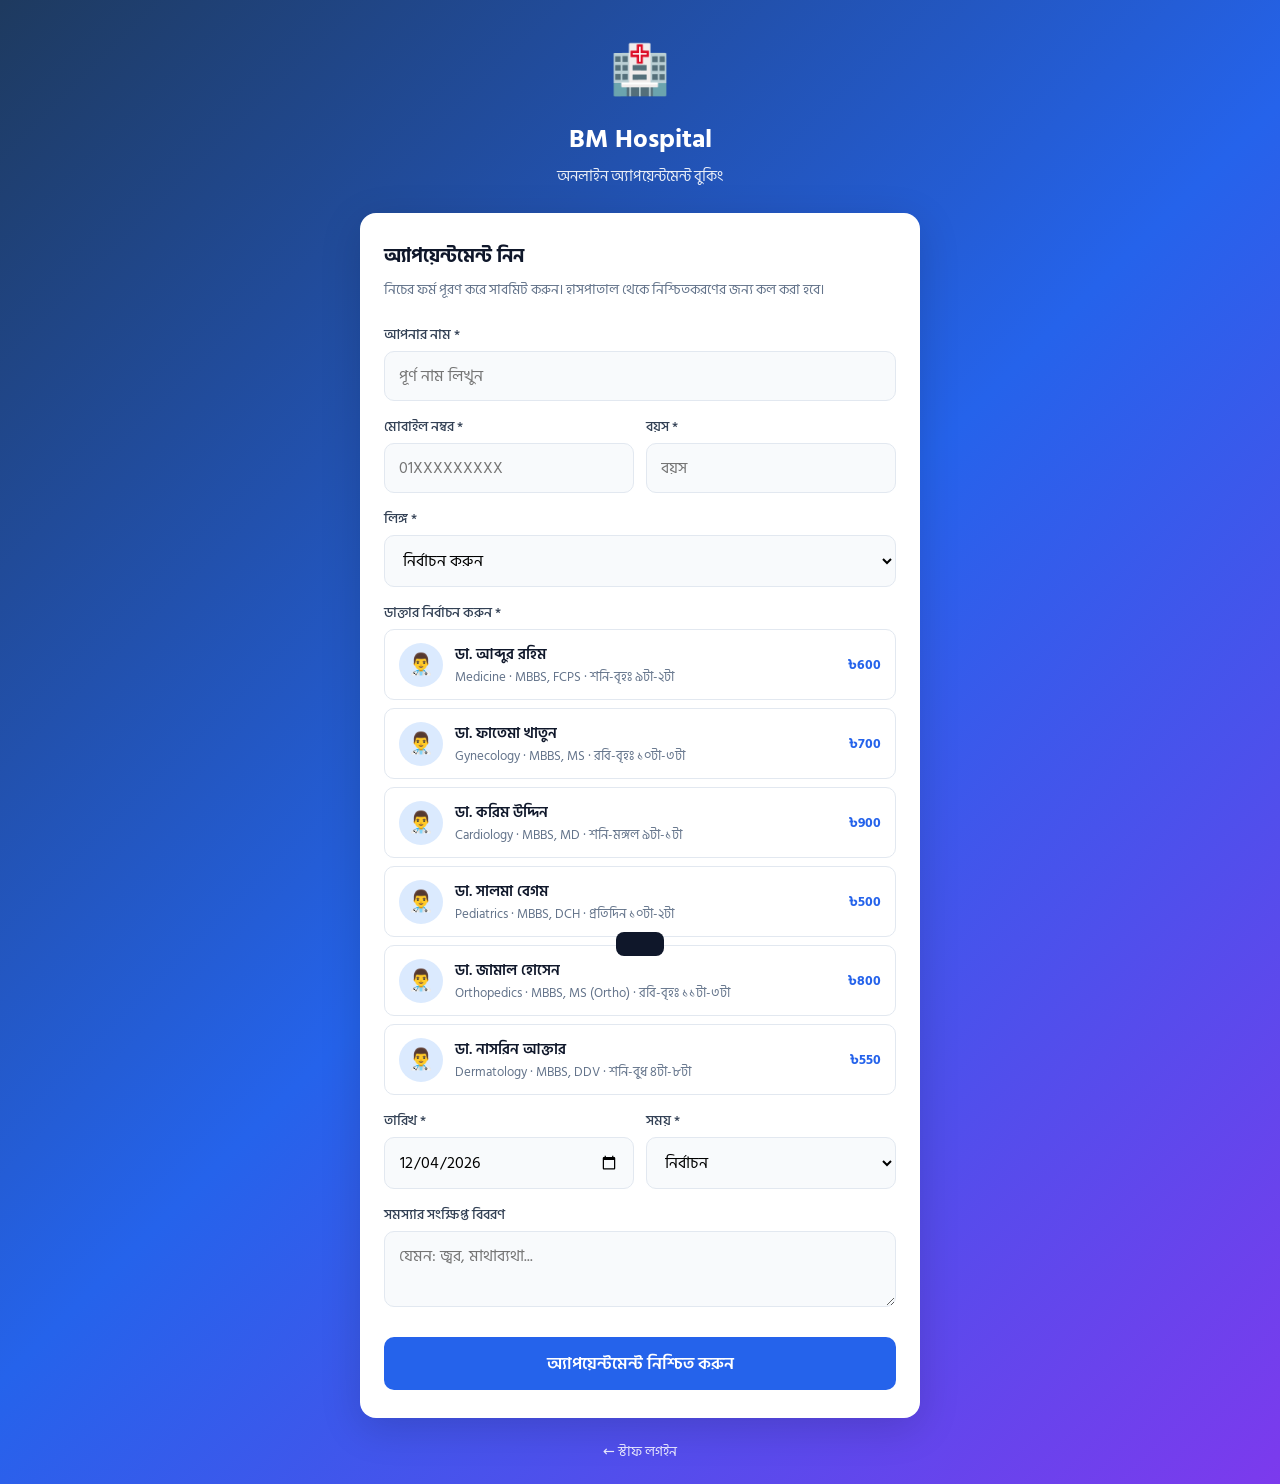
<file: booking.html>
<!DOCTYPE html>
<html lang="bn">
<head>
  <meta charset="UTF-8">
  <meta name="viewport" content="width=device-width, initial-scale=1.0">
  <title>অ্যাপয়েন্টমেন্ট বুকিং - BM Hospital</title>
  <link href="https://fonts.googleapis.com/css2?family=Hind+Siliguri:wght@300;400;500;600;700&display=swap" rel="stylesheet">
  <style>
    :root {
      --primary: #2563eb;
      --primary-dark: #1d4ed8;
      --success: #16a34a;
      --bg: #f1f5f9;
      --text: #0f172a;
      --muted: #64748b;
      --border: #e2e8f0;
      --radius: 12px;
    }
    * { margin: 0; padding: 0; box-sizing: border-box; }
    body {
      font-family: 'Hind Siliguri', system-ui, sans-serif;
      background: linear-gradient(135deg, #1e3a5f 0%, #2563eb 50%, #7c3aed 100%);
      min-height: 100vh;
      color: var(--text);
      padding: 20px;
    }
    .wrap { max-width: 560px; margin: 0 auto; }
    .header { text-align: center; color: white; margin-bottom: 24px; padding-top: 12px; }
    .header .logo { font-size: 48px; margin-bottom: 8px; }
    .header h1 { font-size: 1.6rem; font-weight: 700; }
    .header p { opacity: .9; font-size: .95rem; margin-top: 4px; }
    .card {
      background: white; border-radius: 16px; padding: 28px 24px;
      box-shadow: 0 10px 40px rgba(0,0,0,.15);
    }
    .card h2 { font-size: 1.2rem; margin-bottom: 6px; }
    .card .sub { color: var(--muted); font-size: .9rem; margin-bottom: 22px; }
    .form-group { margin-bottom: 14px; }
    .form-group label {
      display: block; font-weight: 500; font-size: .9rem;
      margin-bottom: 5px; color: #334155;
    }
    .form-group input, .form-group select, .form-group textarea {
      width: 100%; padding: 11px 14px; border: 1.5px solid var(--border);
      border-radius: 10px; font-family: inherit; font-size: 1rem; background: #f8fafc;
    }
    .form-group input:focus, .form-group select:focus, .form-group textarea:focus {
      outline: none; border-color: var(--primary); background: white;
    }
    .form-row { display: grid; grid-template-columns: 1fr 1fr; gap: 12px; }
    @media (max-width: 500px) { .form-row { grid-template-columns: 1fr; } }
    .doctor-card {
      border: 1.5px solid var(--border); border-radius: 10px; padding: 12px 14px;
      margin-bottom: 8px; cursor: pointer; transition: all .15s;
      display: flex; align-items: center; gap: 12px;
    }
    .doctor-card:hover { border-color: var(--primary); background: #eff6ff; }
    .doctor-card.selected {
      border-color: var(--primary); background: #eff6ff;
      box-shadow: 0 0 0 3px rgba(37,99,235,.15);
    }
    .doctor-card .avatar {
      width: 44px; height: 44px; background: #dbeafe; border-radius: 50%;
      display: flex; align-items: center; justify-content: center;
      font-size: 1.3rem; flex-shrink: 0;
    }
    .doctor-card .info { flex: 1; }
    .doctor-card .name { font-weight: 600; font-size: .95rem; }
    .doctor-card .meta { font-size: .8rem; color: var(--muted); }
    .doctor-card .fee { font-weight: 700; color: var(--primary); font-size: .9rem; white-space: nowrap; }
    .btn {
      width: 100%; padding: 13px; border: none; border-radius: 10px;
      font-family: inherit; font-size: 1.05rem; font-weight: 600; cursor: pointer; margin-top: 8px;
    }
    .btn-primary { background: var(--primary); color: white; }
    .btn-primary:hover { background: var(--primary-dark); }
    .success-box { display: none; text-align: center; padding: 30px 16px; }
    .success-box.show { display: block; }
    .success-box .icon { font-size: 56px; margin-bottom: 12px; }
    .success-box h2 { color: var(--success); margin-bottom: 8px; }
    .success-box p { color: var(--muted); margin-bottom: 6px; }
    .success-box .ref {
      background: #f0fdf4; border: 1px solid #bbf7d0; border-radius: 8px;
      padding: 12px; margin: 16px 0; font-weight: 600; color: #166534;
    }
    .footer-link { text-align: center; margin-top: 20px; }
    .footer-link a { color: white; text-decoration: none; font-size: .9rem; opacity: .85; }
    .footer-link a:hover { opacity: 1; text-decoration: underline; }
    .empty-doctors {
      text-align: center; padding: 24px; color: var(--muted);
      background: #f8fafc; border-radius: 10px; margin-bottom: 14px;
    }
    .toast {
      position: fixed; bottom: 24px; left: 50%; transform: translateX(-50%) translateY(80px);
      background: #0f172a; color: white; padding: 12px 24px; border-radius: 8px;
      font-size: .95rem; z-index: 100; transition: transform .3s; white-space: nowrap;
    }
    .toast.show { transform: translateX(-50%) translateY(0); }
    .toast.error { background: #dc2626; }
  </style>
</head>
<body>
  <div class="wrap">
    <div class="header">
      <div class="logo">🏥</div>
      <h1 id="hospitalTitle">BM Hospital</h1>
      <p>অনলাইন অ্যাপয়েন্টমেন্ট বুকিং</p>
    </div>
    <div class="card" id="bookingCard">
      <h2>অ্যাপয়েন্টমেন্ট নিন</h2>
      <p class="sub">নিচের ফর্ম পূরণ করে সাবমিট করুন। হাসপাতাল থেকে নিশ্চিতকরণের জন্য কল করা হবে।</p>
      <form id="bookingForm">
        <div class="form-group">
          <label>আপনার নাম *</label>
          <input type="text" id="bName" required placeholder="পূর্ণ নাম লিখুন">
        </div>
        <div class="form-row">
          <div class="form-group">
            <label>মোবাইল নম্বর *</label>
            <input type="tel" id="bPhone" required placeholder="01XXXXXXXXX" pattern="01[0-9]{9}">
          </div>
          <div class="form-group">
            <label>বয়স *</label>
            <input type="number" id="bAge" required min="1" max="120" placeholder="বয়স">
          </div>
        </div>
        <div class="form-group">
          <label>লিঙ্গ *</label>
          <select id="bGender" required>
            <option value="">নির্বাচন করুন</option>
            <option value="Male">পুরুষ</option>
            <option value="Female">মহিলা</option>
            <option value="Other">অন্যান্য</option>
          </select>
        </div>
        <div class="form-group">
          <label>ডাক্তার নির্বাচন করুন *</label>
          <div id="doctorList"></div>
          <input type="hidden" id="bDoctorId" required>
        </div>
        <div class="form-row">
          <div class="form-group">
            <label>তারিখ *</label>
            <input type="date" id="bDate" required>
          </div>
          <div class="form-group">
            <label>সময় *</label>
            <select id="bTime" required>
              <option value="">নির্বাচন</option>
              <option value="09:00">সকাল ৯:০০</option>
              <option value="09:30">সকাল ৯:৩০</option>
              <option value="10:00">সকাল ১০:০০</option>
              <option value="10:30">সকাল ১০:৩০</option>
              <option value="11:00">সকাল ১১:০০</option>
              <option value="11:30">সকাল ১১:৩০</option>
              <option value="12:00">দুপুর ১২:০০</option>
              <option value="16:00">বিকাল ৪:০০</option>
              <option value="16:30">বিকাল ৪:৩০</option>
              <option value="17:00">বিকাল ৫:০০</option>
              <option value="17:30">বিকাল ৫:৩০</option>
              <option value="18:00">সন্ধ্যা ৬:০০</option>
              <option value="18:30">সন্ধ্যা ৬:৩০</option>
              <option value="19:00">সন্ধ্যা ৭:০০</option>
            </select>
          </div>
        </div>
        <div class="form-group">
          <label>সমস্যার সংক্ষিপ্ত বিবরণ</label>
          <textarea id="bNotes" rows="2" placeholder="যেমন: জ্বর, মাথাব্যথা..."></textarea>
        </div>
        <button type="submit" class="btn btn-primary" id="submitBtn">অ্যাপয়েন্টমেন্ট নিশ্চিত করুন</button>
      </form>
      <div class="success-box" id="successBox">
        <div class="icon">✅</div>
        <h2>বুকিং সফল!</h2>
        <p>আপনার অ্যাপয়েন্টমেন্ট রিকোয়েস্ট গ্রহণ করা হয়েছে।</p>
        <div class="ref" id="refCode"></div>
        <p>হাসপাতাল থেকে শীঘ্রই মোবাইলে যোগাযোগ করা হবে।</p>
        <button class="btn btn-primary" style="margin-top:16px" onclick="resetForm()">আরেকটি বুকিং</button>
      </div>
    </div>
    <div class="footer-link">
      <a href="index.html">← স্টাফ লগইন</a>
    </div>
  </div>
  <div class="toast" id="toast"></div>
  <script>
    const DB = {
      get(key) {
        try { return JSON.parse(localStorage.getItem('bm_' + key)) || []; }
        catch { return []; }
      },
      set(key, data) { localStorage.setItem('bm_' + key, JSON.stringify(data)); },
      getObj(key) {
        try { return JSON.parse(localStorage.getItem('bm_' + key)) || {}; }
        catch { return {}; }
      },
      id() { return Date.now().toString(36) + Math.random().toString(36).slice(2, 7); }
    };
    function ensureDoctors() {
      if (DB.get('doctors').length) return;
      DB.set('doctors', [
        { id: 'd1', name: 'ডা. আব্দুর রহিম', dept: 'Medicine', phone: '01711000001', fee: 600, degree: 'MBBS, FCPS', exp: 15, schedule: 'শনি-বৃহঃ ৯টা-২টা' },
        { id: 'd2', name: 'ডা. ফাতেমা খাতুন', dept: 'Gynecology', phone: '01711000002', fee: 700, degree: 'MBBS, MS', exp: 12, schedule: 'রবি-বৃহঃ ১০টা-৩টা' },
        { id: 'd3', name: 'ডা. করিম উদ্দিন', dept: 'Cardiology', phone: '01711000003', fee: 900, degree: 'MBBS, MD', exp: 18, schedule: 'শনি-মঙ্গল ৯টা-১টা' },
        { id: 'd4', name: 'ডা. সালমা বেগম', dept: 'Pediatrics', phone: '01711000004', fee: 500, degree: 'MBBS, DCH', exp: 10, schedule: 'প্রতিদিন ১০টা-২টা' },
        { id: 'd5', name: 'ডা. জামাল হোসেন', dept: 'Orthopedics', phone: '01711000005', fee: 800, degree: 'MBBS, MS (Ortho)', exp: 14, schedule: 'রবি-বৃহঃ ১১টা-৩টা' },
        { id: 'd6', name: 'ডা. নাসরিন আক্তার', dept: 'Dermatology', phone: '01711000006', fee: 550, degree: 'MBBS, DDV', exp: 8, schedule: 'শনি-বুধ ৪টা-৮টা' }
      ]);
    }
    function toast(msg, type) {
      const t = document.getElementById('toast');
      t.textContent = msg;
      t.className = 'toast show' + (type === 'error' ? ' error' : '');
      setTimeout(() => t.classList.remove('show'), 3000);
    }
    let selectedDoctor = null;
    function renderDoctors() {
      ensureDoctors();
      const doctors = DB.get('doctors');
      const list = document.getElementById('doctorList');
      if (!doctors.length) {
        list.innerHTML = '<div class="empty-doctors">এখন কোনো ডাক্তার নেই। হাসপাতালে যোগাযোগ করুন।</div>';
        return;
      }
      list.innerHTML = doctors.map(d => `
        <div class="doctor-card" data-id="${d.id}" onclick="selectDoctor('${d.id}')">
          <div class="avatar">👨‍⚕️</div>
          <div class="info">
            <div class="name">${d.name}</div>
            <div class="meta">${d.dept || ''} · ${d.degree || ''} · ${d.schedule || ''}</div>
          </div>
          <div class="fee">৳${d.fee || 0}</div>
        </div>
      `).join('');
    }
    function selectDoctor(id) {
      selectedDoctor = DB.get('doctors').find(d => d.id === id);
      document.getElementById('bDoctorId').value = id;
      document.querySelectorAll('.doctor-card').forEach(c => {
        c.classList.toggle('selected', c.dataset.id === id);
      });
    }
    const dateInput = document.getElementById('bDate');
    const today = new Date().toISOString().slice(0, 10);
    dateInput.min = today;
    dateInput.value = today;
    const settings = DB.getObj('settings');
    if (settings.hospitalName) {
      document.getElementById('hospitalTitle').textContent = settings.hospitalName;
    }
    renderDoctors();
    document.getElementById('bookingForm').addEventListener('submit', function(e) {
      e.preventDefault();
      if (!selectedDoctor) { toast('ডাক্তার নির্বাচন করুন', 'error'); return; }
      const name = document.getElementById('bName').value.trim();
      const phone = document.getElementById('bPhone').value.trim();
      const age = parseInt(document.getElementById('bAge').value);
      const gender = document.getElementById('bGender').value;
      const date = document.getElementById('bDate').value;
      const time = document.getElementById('bTime').value;
      const notes = document.getElementById('bNotes').value.trim();
      if (!/^01[0-9]{9}$/.test(phone)) {
        toast('সঠিক মোবাইল নম্বর দিন (01XXXXXXXXX)', 'error');
        return;
      }
      let patients = DB.get('patients');
      let patient = patients.find(p => p.phone === phone);
      if (!patient) {
        patient = {
          id: DB.id(), name, age, gender, phone,
          blood: '', address: '', emergency: '', history: '',
          createdAt: new Date().toISOString(), source: 'online'
        };
        patients.push(patient);
        DB.set('patients', patients);
      }
      const apptId = DB.id();
      const appointments = DB.get('appointments');
      appointments.push({
        id: apptId,
        patientId: patient.id,
        patientName: name,
        doctorId: selectedDoctor.id,
        doctorName: selectedDoctor.name,
        date, time,
        notes: notes || 'অনলাইন বুকিং',
        status: 'Pending',
        source: 'online',
        createdAt: new Date().toISOString()
      });
      DB.set('appointments', appointments);
      document.getElementById('bookingForm').style.display = 'none';
      document.getElementById('successBox').classList.add('show');
      document.getElementById('refCode').textContent =
        `রেফারেন্স: ${apptId.toUpperCase()} · ${selectedDoctor.name} · ${date} ${time}`;
    });
    function resetForm() {
      document.getElementById('bookingForm').reset();
      document.getElementById('bookingForm').style.display = 'block';
      document.getElementById('successBox').classList.remove('show');
      selectedDoctor = null;
      document.getElementById('bDoctorId').value = '';
      document.querySelectorAll('.doctor-card').forEach(c => c.classList.remove('selected'));
      dateInput.value = today;
      renderDoctors();
    }
  </script>
</body>
</html>
</file>
